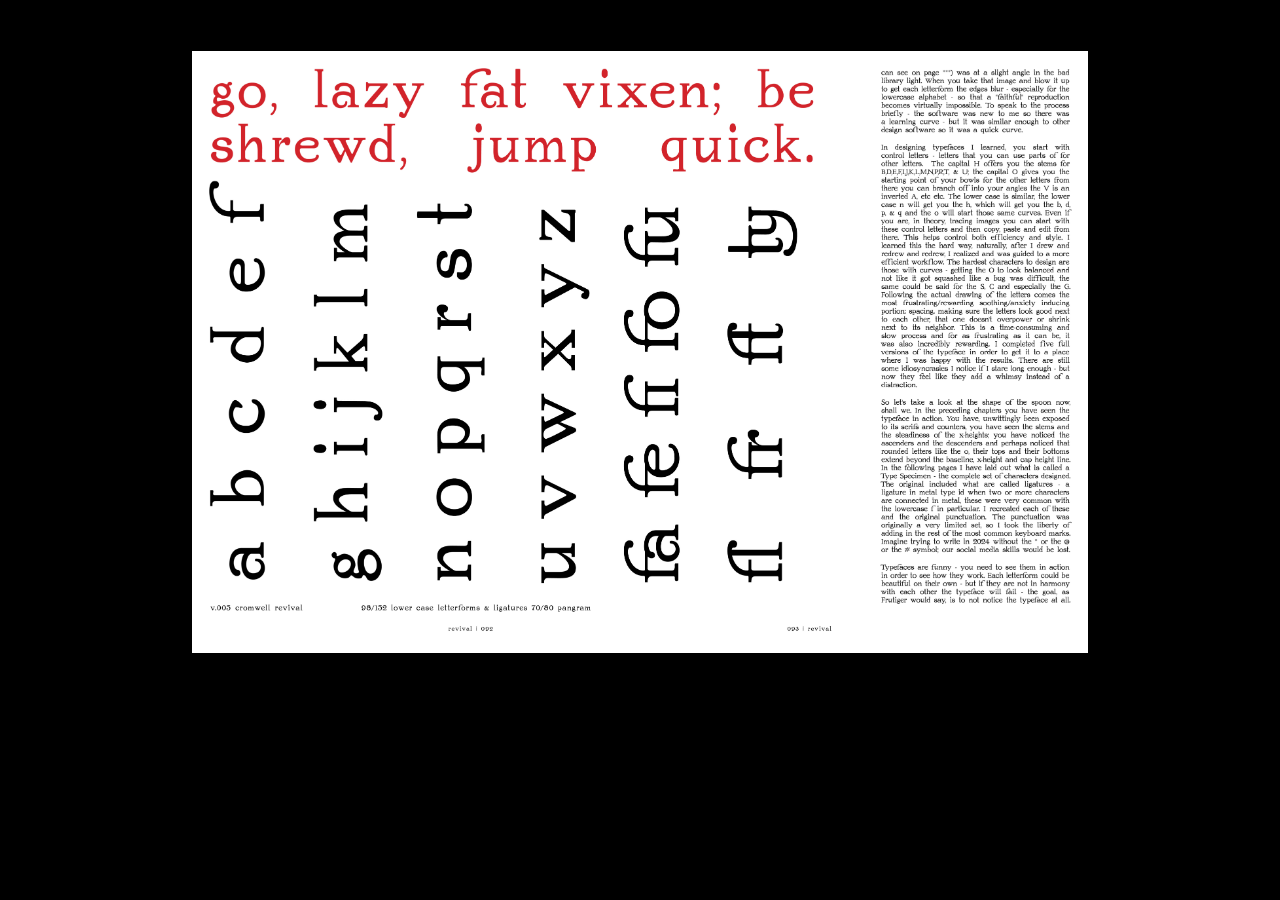
<file: pageEight.html>
<!DOCTYPE html>
<html lang="en">
  <head>
    <meta charset="UTF-8">
    <meta name="viewport" content="width=device-width">

    <link rel="stylesheet" href="css/mainStyle.css">
    <title>portfolio review</title>

  </head>
  <body>
    <img class="layOut" src="img/cromwell3.jpg">



    <footer>
      <a href="pageNine.html"><h6>cromwell revival #3</h6></a>
    </footer>


  </body>
</html>
</file>
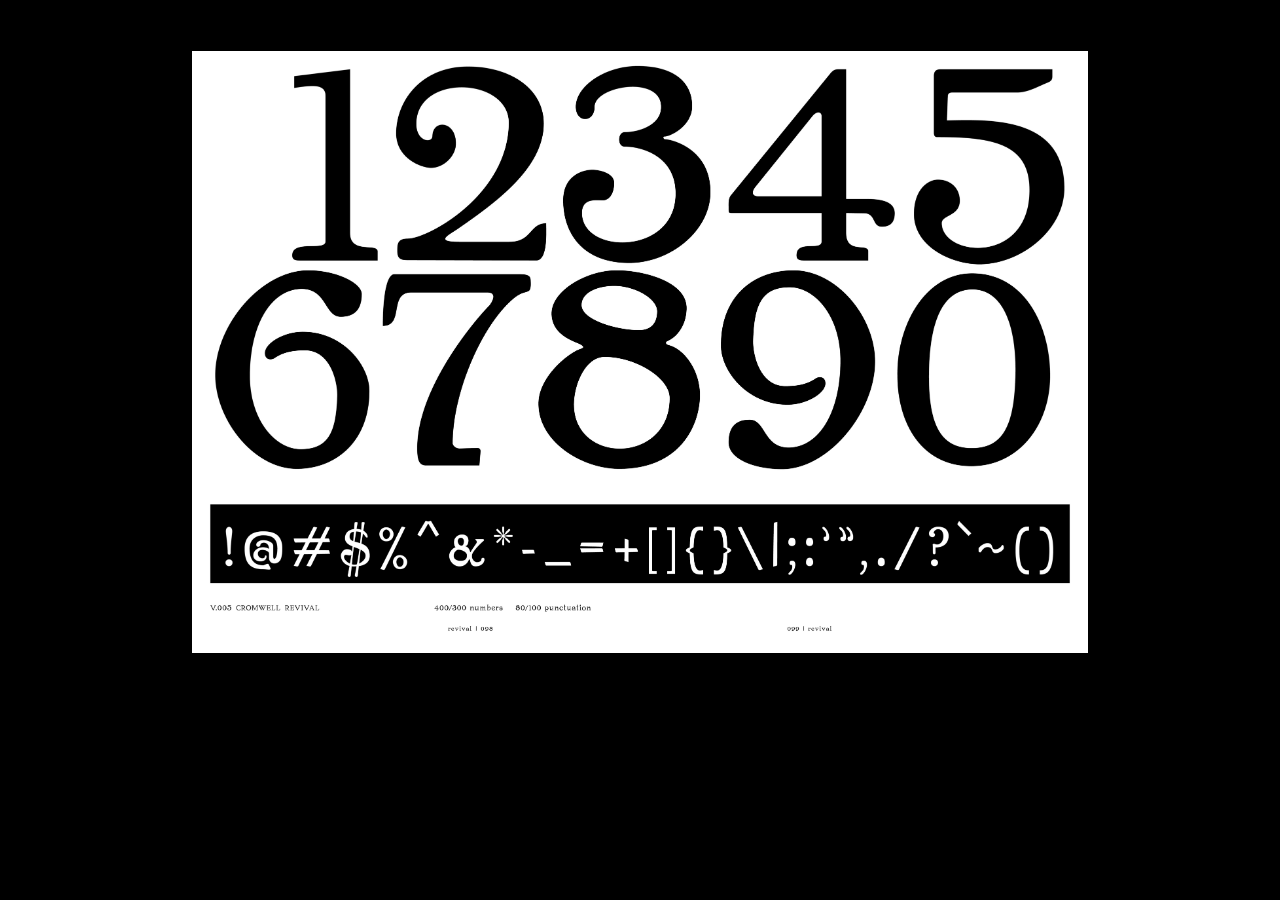
<file: pageEleven.html>
<!DOCTYPE html>
<html lang="en">
  <head>
    <meta charset="UTF-8">
    <meta name="viewport" content="width=device-width">

    <link rel="stylesheet" href="css/mainStyle.css">
    <title>portfolio review</title>

  </head>
  <body>
    <img class="layOut" src="img/cromwell6.jpg">



    <footer>
      <a href="pageTwelve.html"><h6>cromwell revival #6</h6></a>
    </footer>


  </body>
</html>
</file>
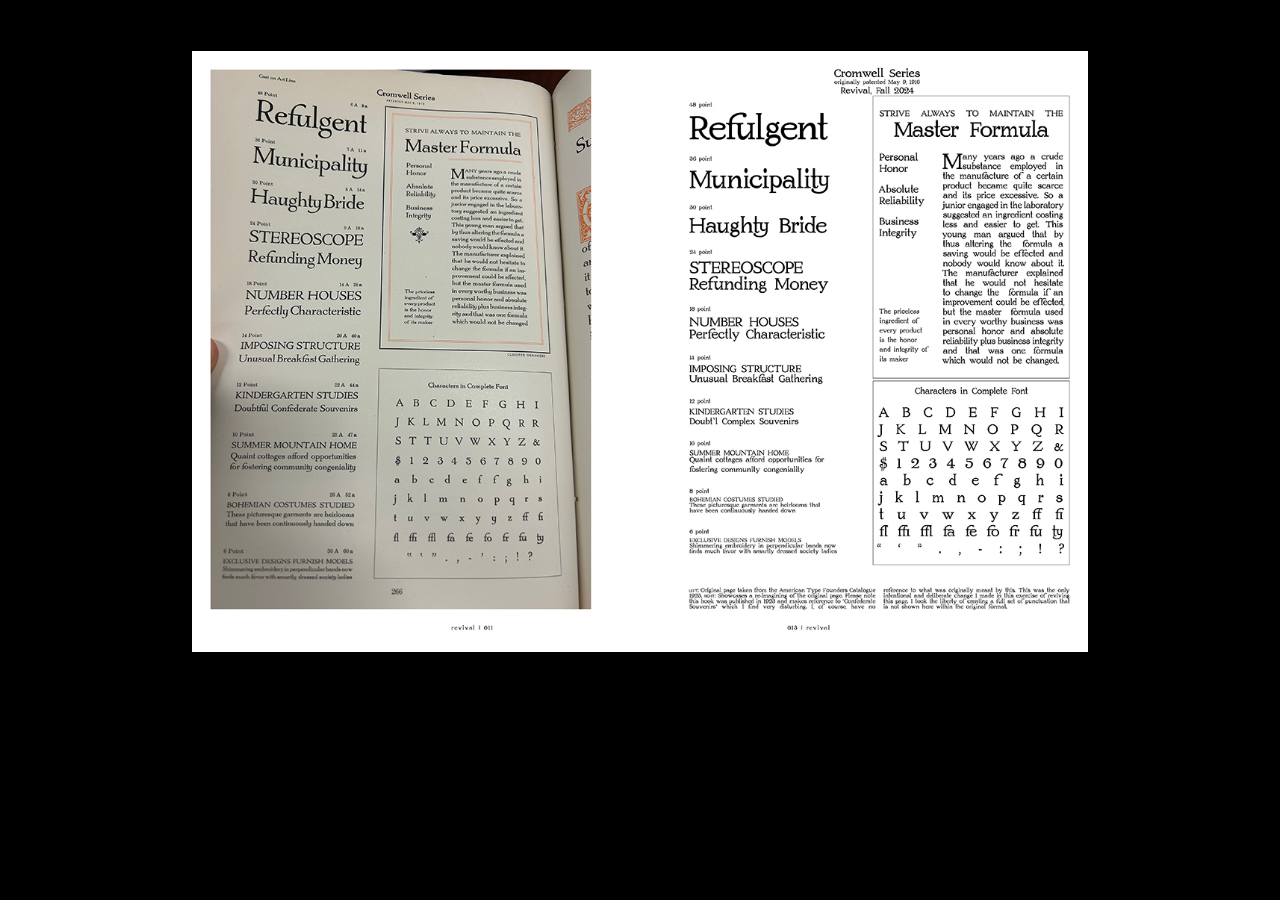
<file: pageFive.html>
<!DOCTYPE html>
<html lang="en">
  <head>
    <meta charset="UTF-8">
    <meta name="viewport" content="width=device-width">

    <link rel="stylesheet" href="css/mainStyle.css">
    <title>portfolio review</title>

  </head>
  <body>
    <img class="layOut" src="img/ogSpec.jpg">



    <footer>
      <a href="pageSix.html"><h6>original sample</h6></a>
    </footer>


  </body>
</html>
</file>
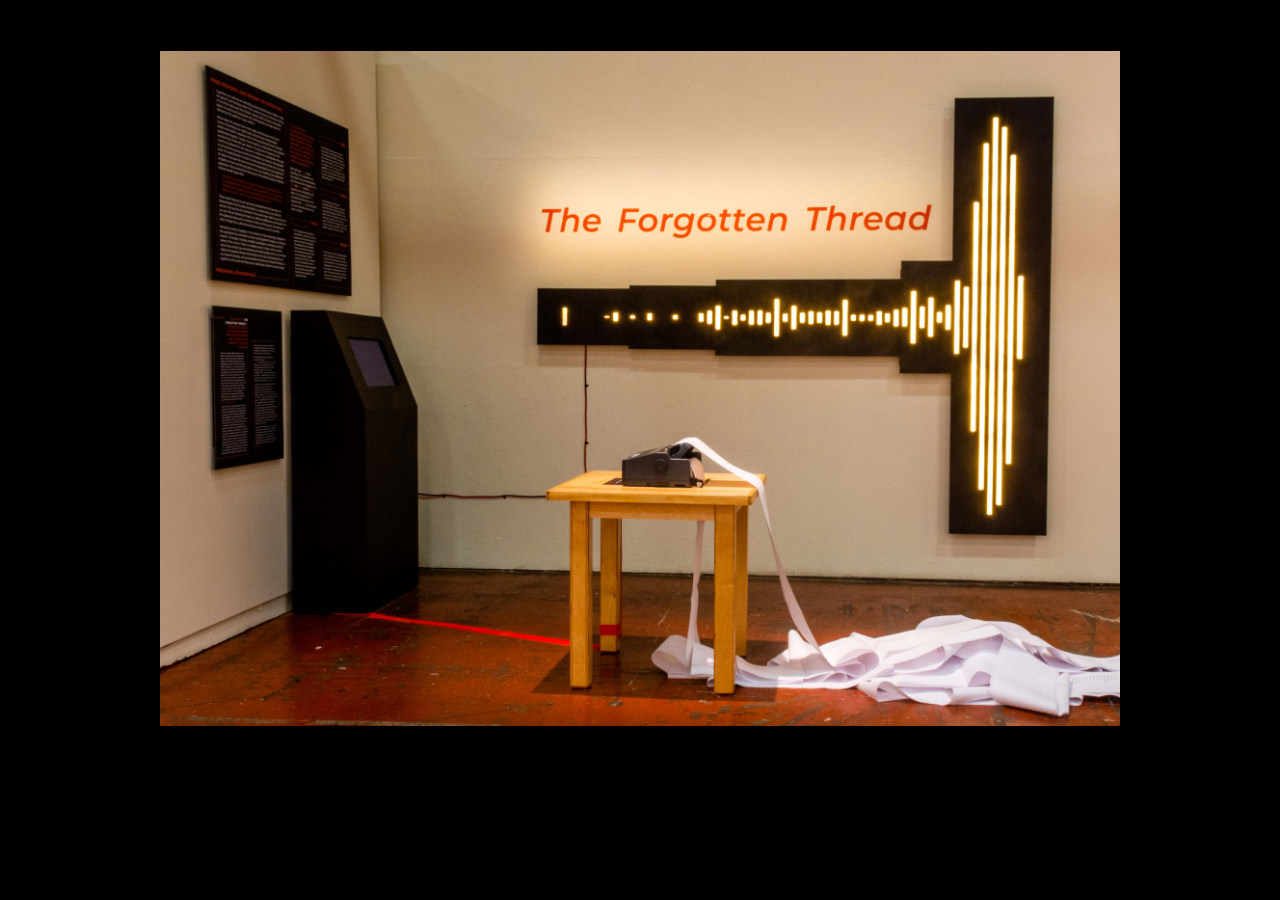
<file: pageFour.html>
<!DOCTYPE html>
<html lang="en">
  <head>
    <meta charset="UTF-8">
    <meta name="viewport" content="width=device-width">

    <link rel="stylesheet" href="css/mainStyle.css">
    <title>portfolio review</title>

  </head>
  <body>
    <img id="tft" src="img/tft.jpg">



    <footer>
      <a href="pageThree.html"><h6>the forgotten thread</h6></a>
    </footer>


  </body>
</html>
</file>
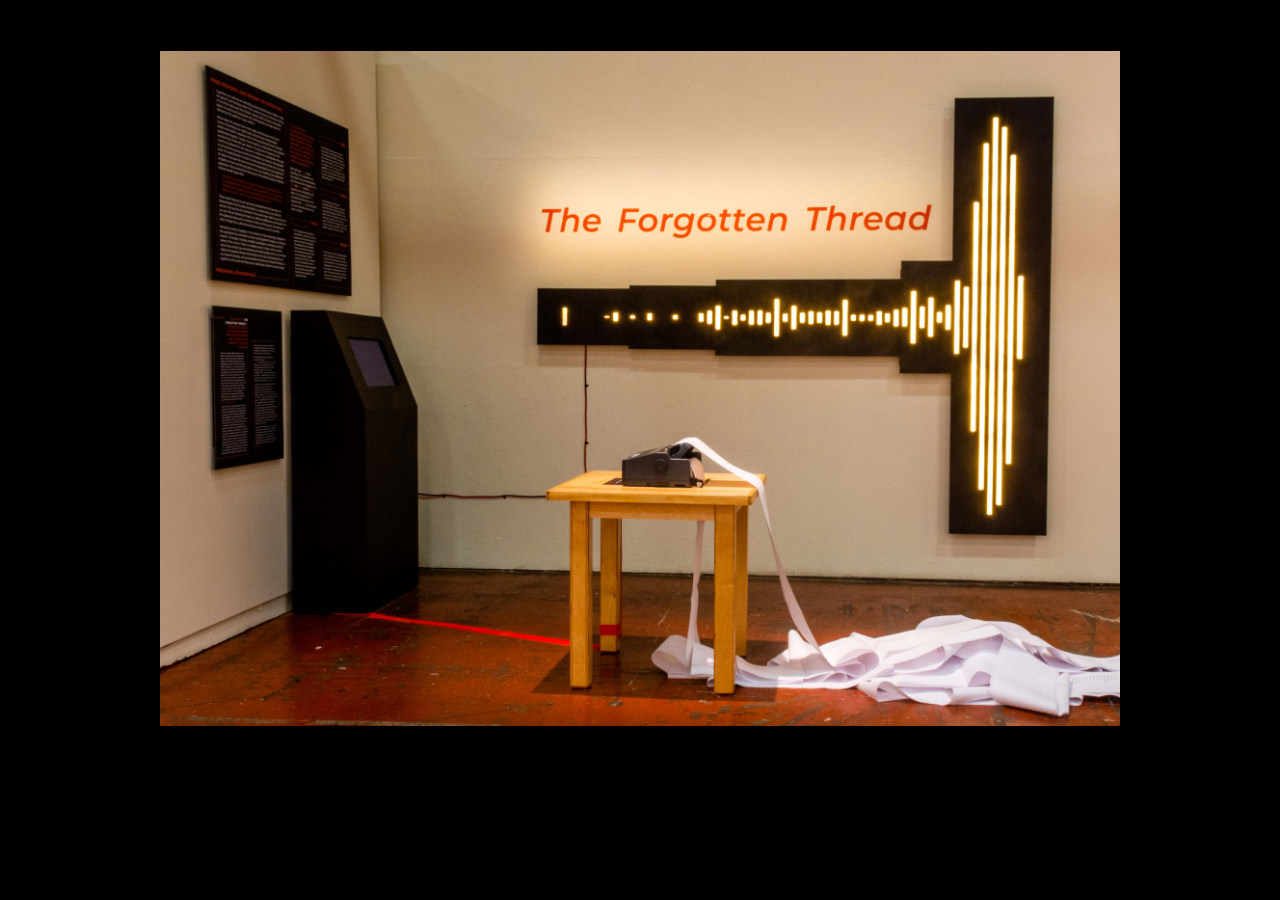
<file: pageFourteen.html>
<!DOCTYPE html>
<html lang="en">
  <head>
    <meta charset="UTF-8">
    <meta name="viewport" content="width=device-width">

    <link rel="stylesheet" href="css/mainStyle.css">
    <title>portfolio review</title>

  </head>
  <body>
    <img id="tft" src="img/tft.jpg">



    <footer>
      <a href="pageFive.html"><h6>the forgotten thread</h6></a>
    </footer>


  </body>
</html>
</file>
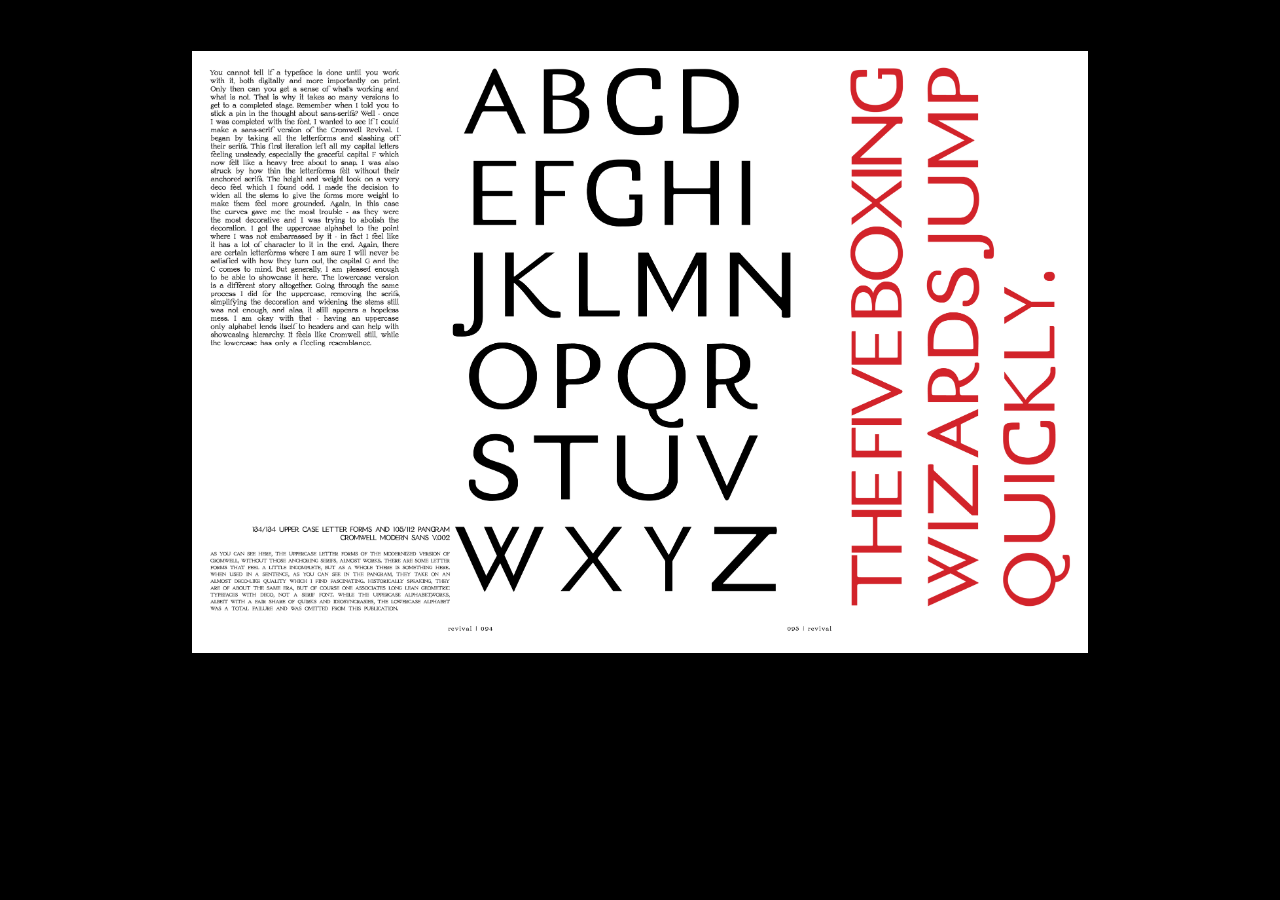
<file: pageNine.html>
<!DOCTYPE html>
<html lang="en">
  <head>
    <meta charset="UTF-8">
    <meta name="viewport" content="width=device-width">

    <link rel="stylesheet" href="css/mainStyle.css">
    <title>portfolio review</title>

  </head>
  <body>
    <img class="layOut" src="img/cromwell4.jpg">



    <footer>
      <a href="pageTen.html"><h6>cromwell revival #4</h6></a>
    </footer>


  </body>
</html>
</file>
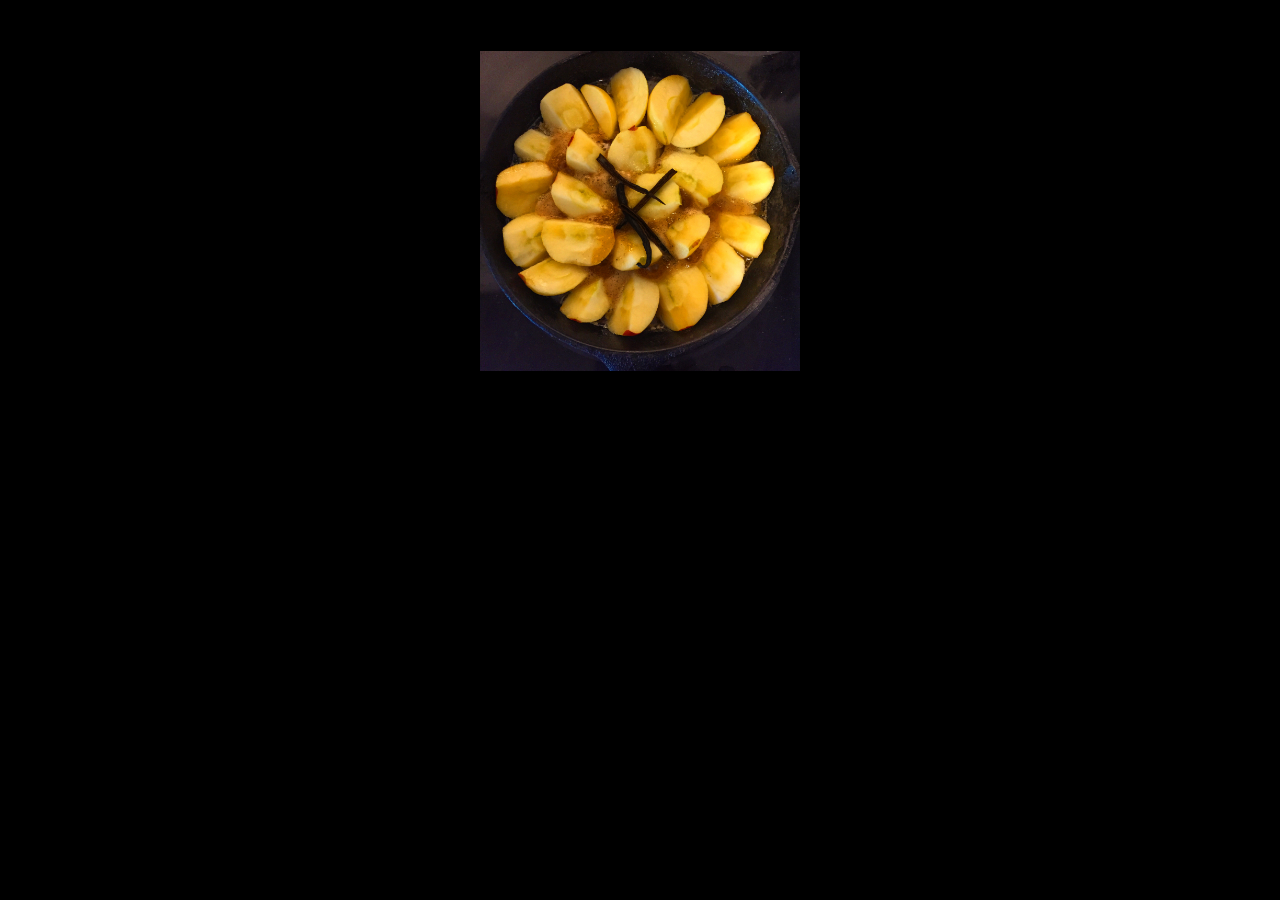
<file: pageOne.html>
<!DOCTYPE html>
<html lang="en">
  <head>
    <meta charset="UTF-8">
    <meta name="viewport" content="width=device-width">

    <link rel="stylesheet" href="css/mainStyle.css">
    <title>portfolio review</title>

  </head>
  <body>
    <img id="chef" src="img/chef.JPG">



    <footer>
      <a href="pageTwo.html"><h6>chef</h6></a>
    </footer>


  </body>
</html>
</file>
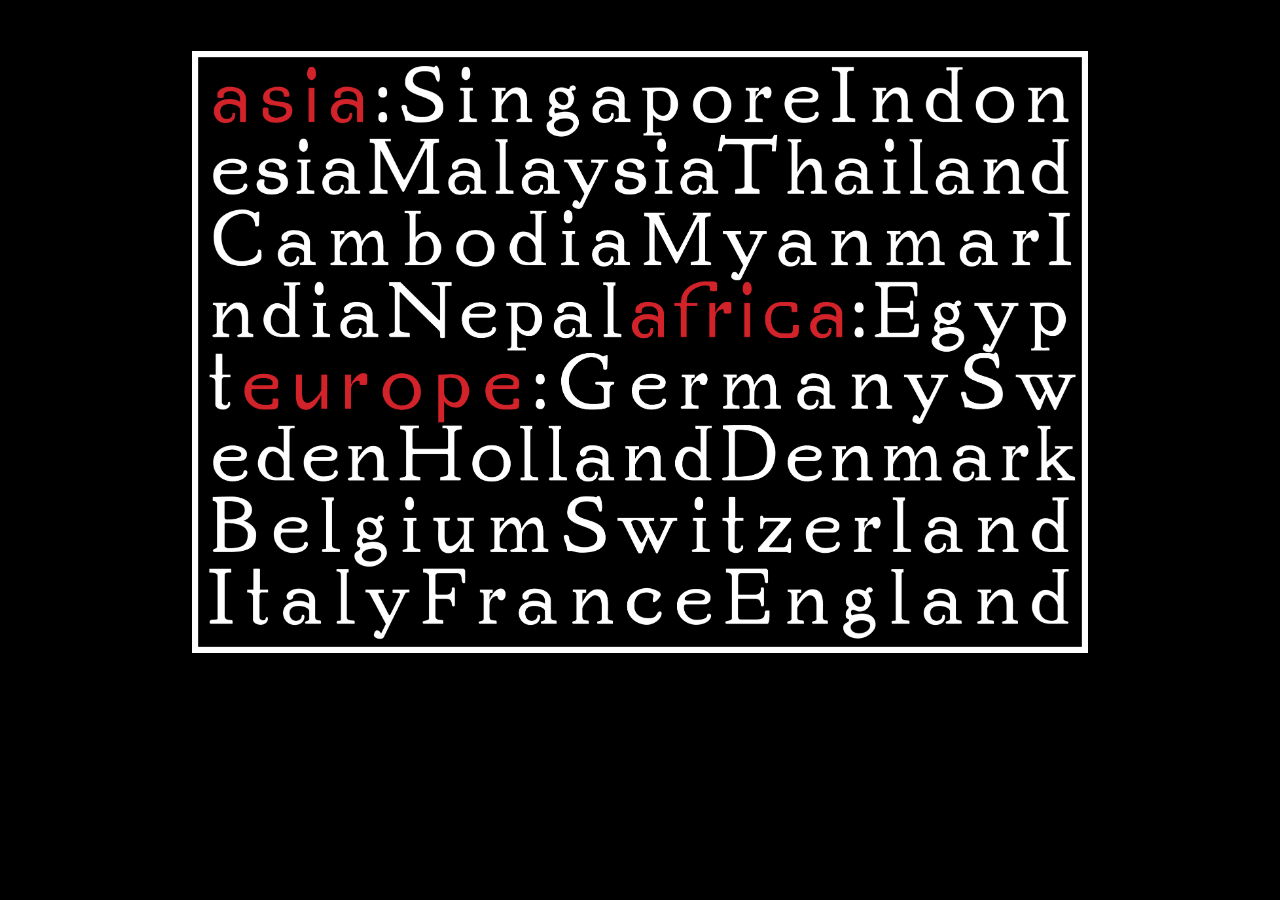
<file: pageSeven.html>
<!DOCTYPE html>
<html lang="en">
  <head>
    <meta charset="UTF-8">
    <meta name="viewport" content="width=device-width">

    <link rel="stylesheet" href="css/mainStyle.css">
    <title>portfolio review</title>

  </head>
  <body>
    <img class="layOut" src="img/cromwell2.jpg">



    <footer>
      <a href="pageEight.html"><h6>cromwell revival #2</h6></a>
    </footer>


  </body>
</html>
</file>
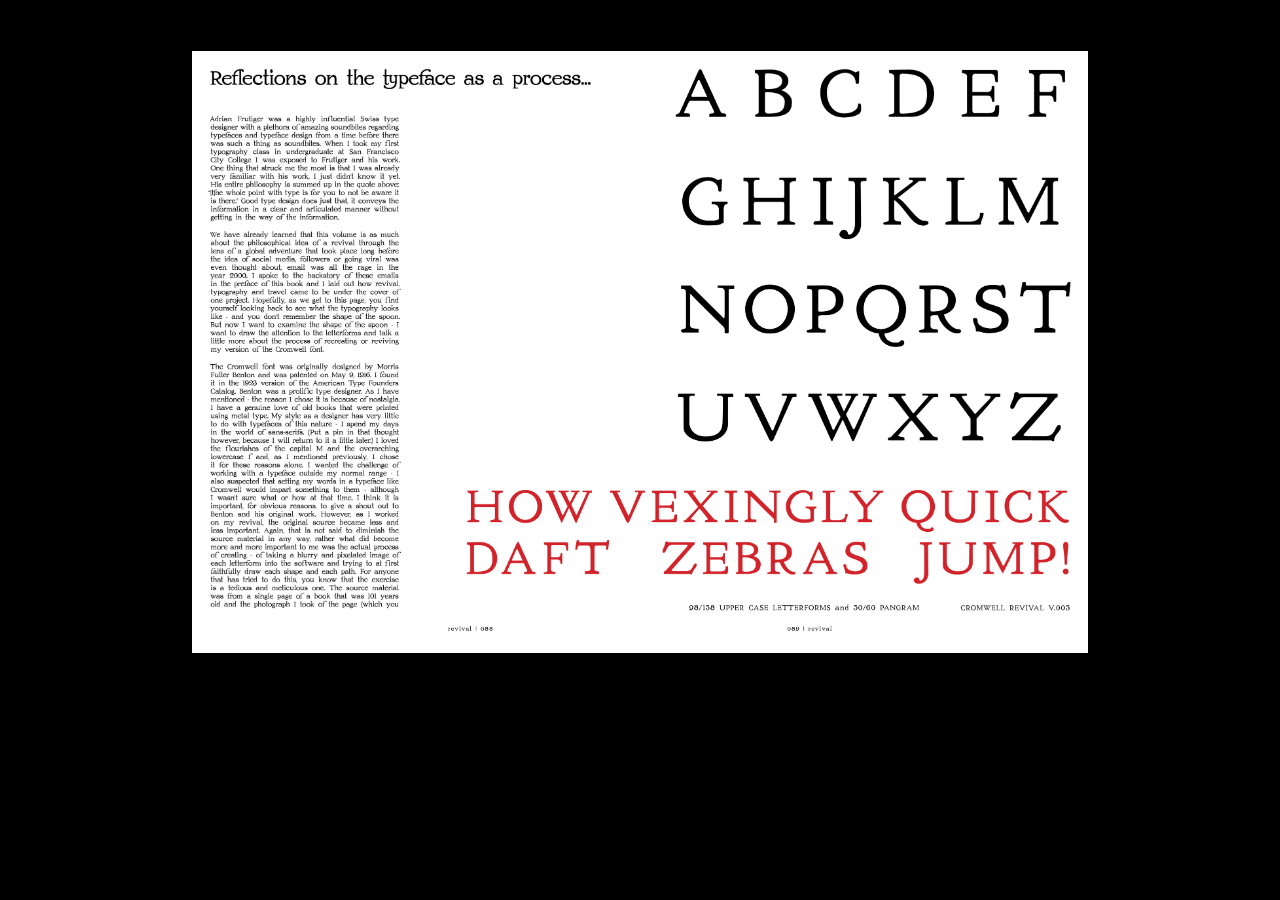
<file: pageSix.html>
<!DOCTYPE html>
<html lang="en">
  <head>
    <meta charset="UTF-8">
    <meta name="viewport" content="width=device-width">

    <link rel="stylesheet" href="css/mainStyle.css">
    <title>portfolio review</title>

  </head>
  <body>
    <img class="layOut" src="img/cromwell1.jpg">



    <footer>
      <a href="pageSeven.html"><h6>cromwell revival #1</h6></a>
    </footer>


  </body>
</html>
</file>
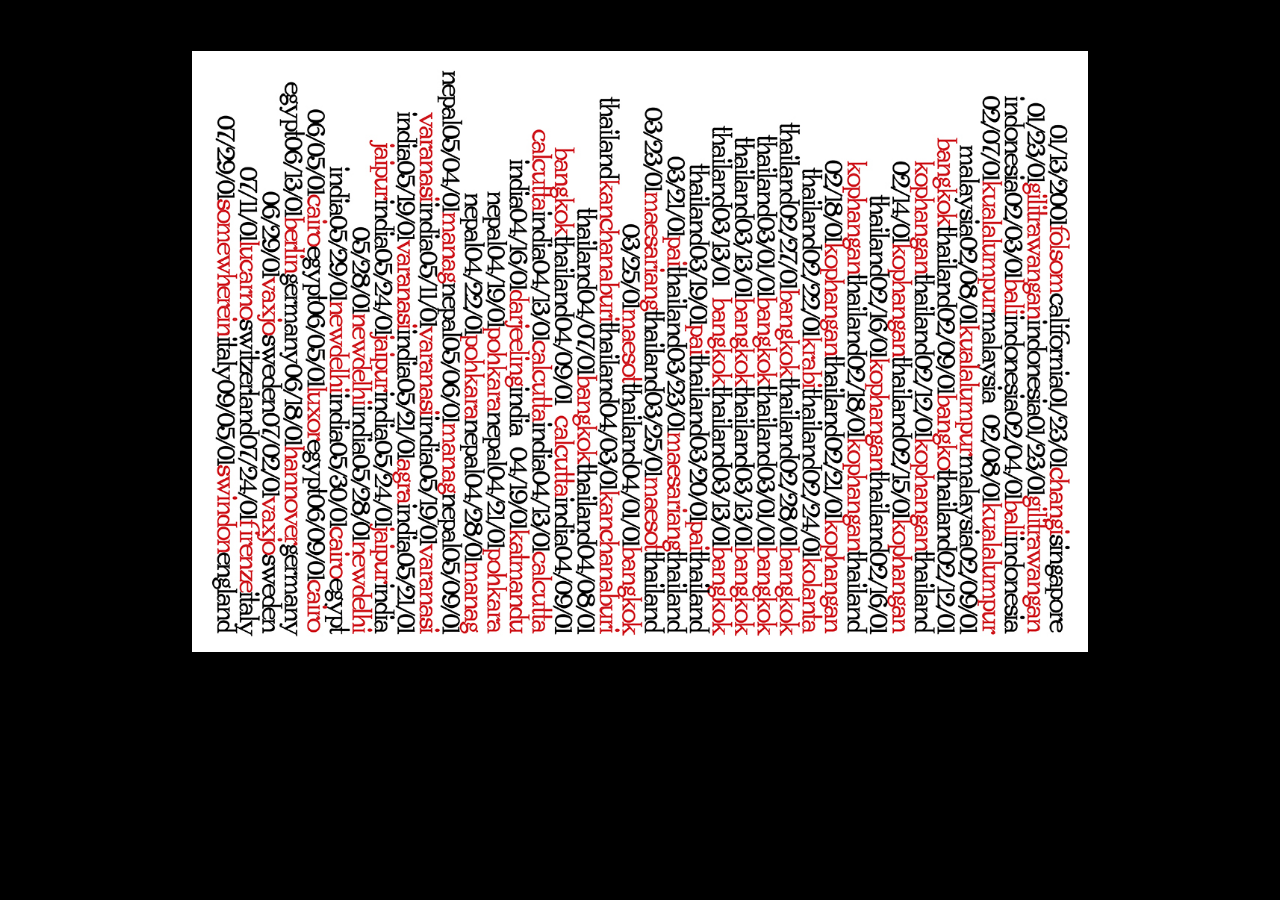
<file: pageTen.html>
<!DOCTYPE html>
<html lang="en">
  <head>
    <meta charset="UTF-8">
    <meta name="viewport" content="width=device-width">

    <link rel="stylesheet" href="css/mainStyle.css">
    <title>portfolio review</title>

  </head>
  <body>
    <img class="layOut" src="img/cromwell5.jpg">



    <footer>
      <a href="pageEleven.html"><h6>cromwell revival #5</h6></a>
    </footer>


  </body>
</html>
</file>
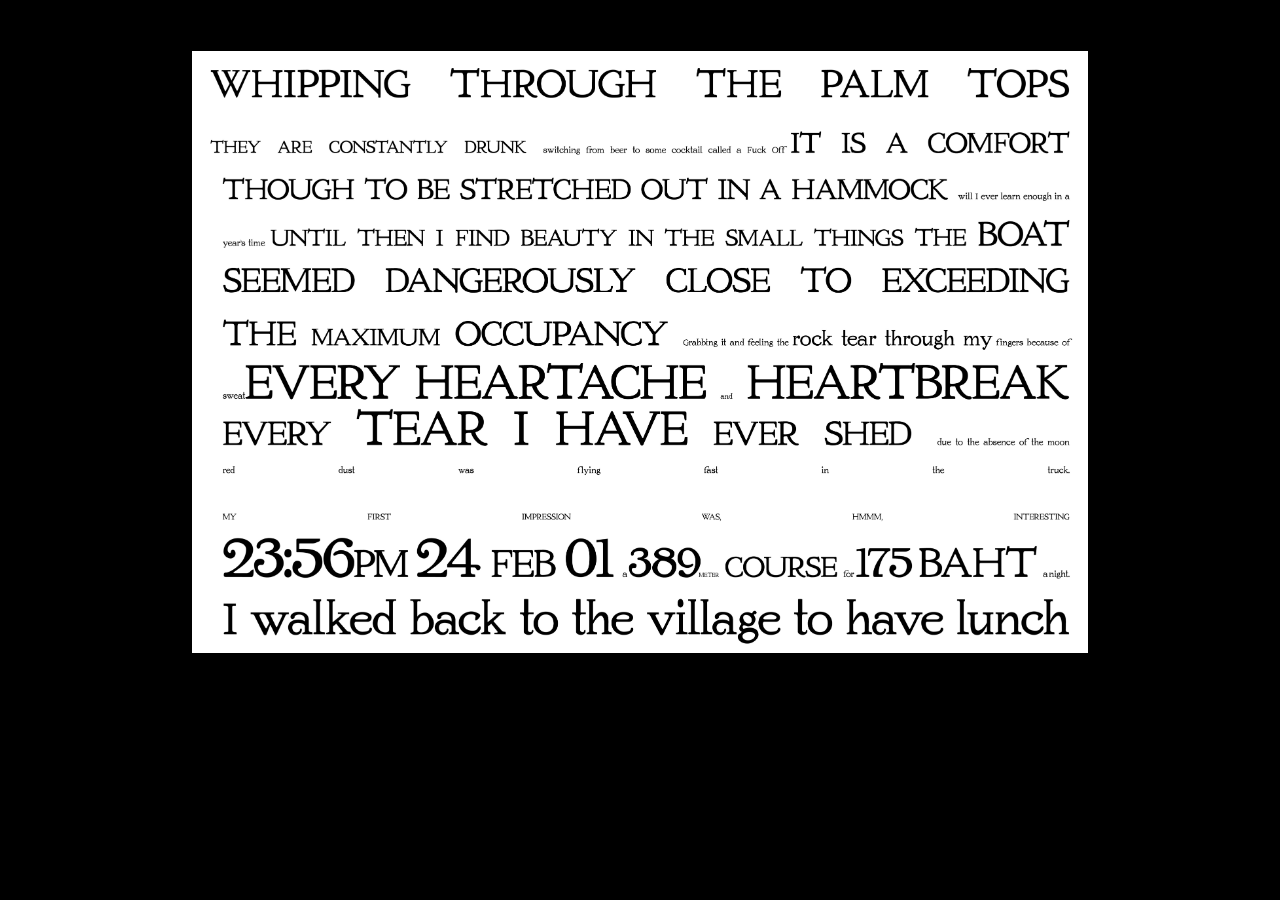
<file: pageTwelve.html>
<!DOCTYPE html>
<html lang="en">
  <head>
    <meta charset="UTF-8">
    <meta name="viewport" content="width=device-width">

    <link rel="stylesheet" href="css/mainStyle.css">
    <title>portfolio review</title>

  </head>
  <body>
    <img class="layOut" src="img/cromwell7.jpg">



    <footer>
      <a href="index.html"><h6>cromwell revival #7</h6></a>
    </footer>


  </body>
</html>
</file>
<file: css/mainStyle.css>
@font-face {
  font-family: cr_005;
  src: url(../fonts/Cromwell_Revival_005-Regular.otf);
}

* {
  margin: 0;
  padding: 0;
  box-sizing: border-box;
}

body {
  min-height: 100dvh;
  width: 100%;
  background-color: black;
  color: white;
  font-family: cr_005;
  text-align: right;
  letter-spacing: 4px;
  font-size: .5em;
  position: relative;
}

img {
  display: block;
  width: 100%;
  margin: auto;
  padding-top: 4%;
}

#chef {
  width: 25%;
}

#map {
  width: 33%;
}

#vista {
  width: 99%;
}

#tft {
  width: 75%;
}

.layOut {
  width: 70%;
}





footer {
  position: fixed;
  bottom: 1%;
  right: 1%;
}

a {
  text-decoration: none;
  color: black;
  cursor: crosshair;
}

a:hover {
  color: beige;
}
</file>
